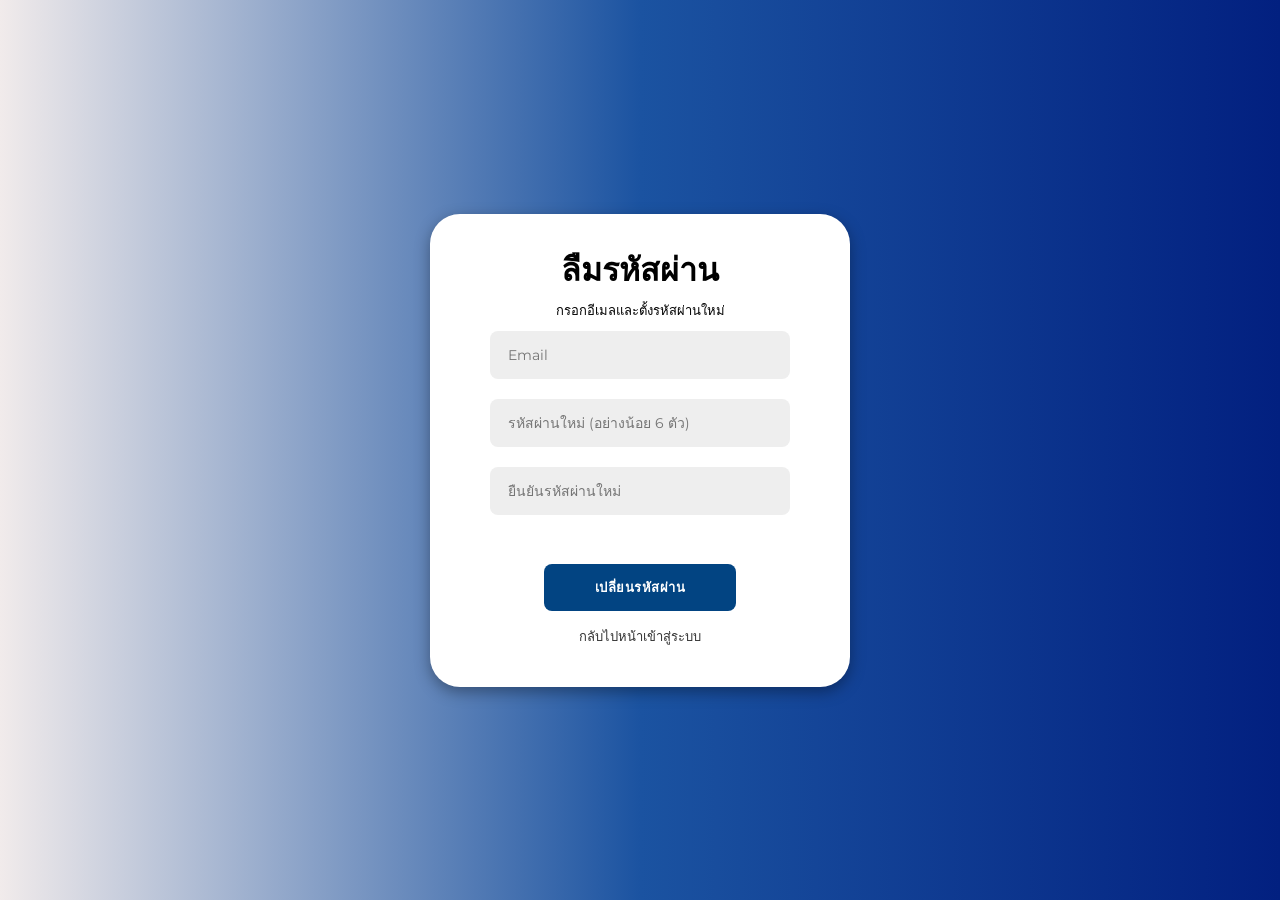
<file: forgot.html>
<!DOCTYPE html>
<html lang="th">
<head>
    <meta charset="UTF-8">
    <meta name="viewport" content="width=device-width, initial-scale=1.0">
    <link rel="stylesheet" href="login.css">
    <title>ลืมรหัสผ่าน</title>
</head>
<body>
    <div class="container" style="max-width: 420px; min-height: auto; padding: 30px 0;">
        <form id="forgot-form">
            <h1>ลืมรหัสผ่าน</h1>
            <span>กรอกอีเมลและตั้งรหัสผ่านใหม่</span>
            <input type="email" id="forgot-email" placeholder="Email" required>
            <input type="password" id="forgot-password" placeholder="รหัสผ่านใหม่ (อย่างน้อย 6 ตัว)" minlength="6" required>
            <input type="password" id="forgot-confirm" placeholder="ยืนยันรหัสผ่านใหม่" required>
            <p class="form-error" id="forgot-error"></p>
            <button type="submit">เปลี่ยนรหัสผ่าน</button>
            <a href="login.html">กลับไปหน้าเข้าสู่ระบบ</a>
        </form>
    </div>
    <script src="forgot.js"></script>
</body>
</html>
</file>
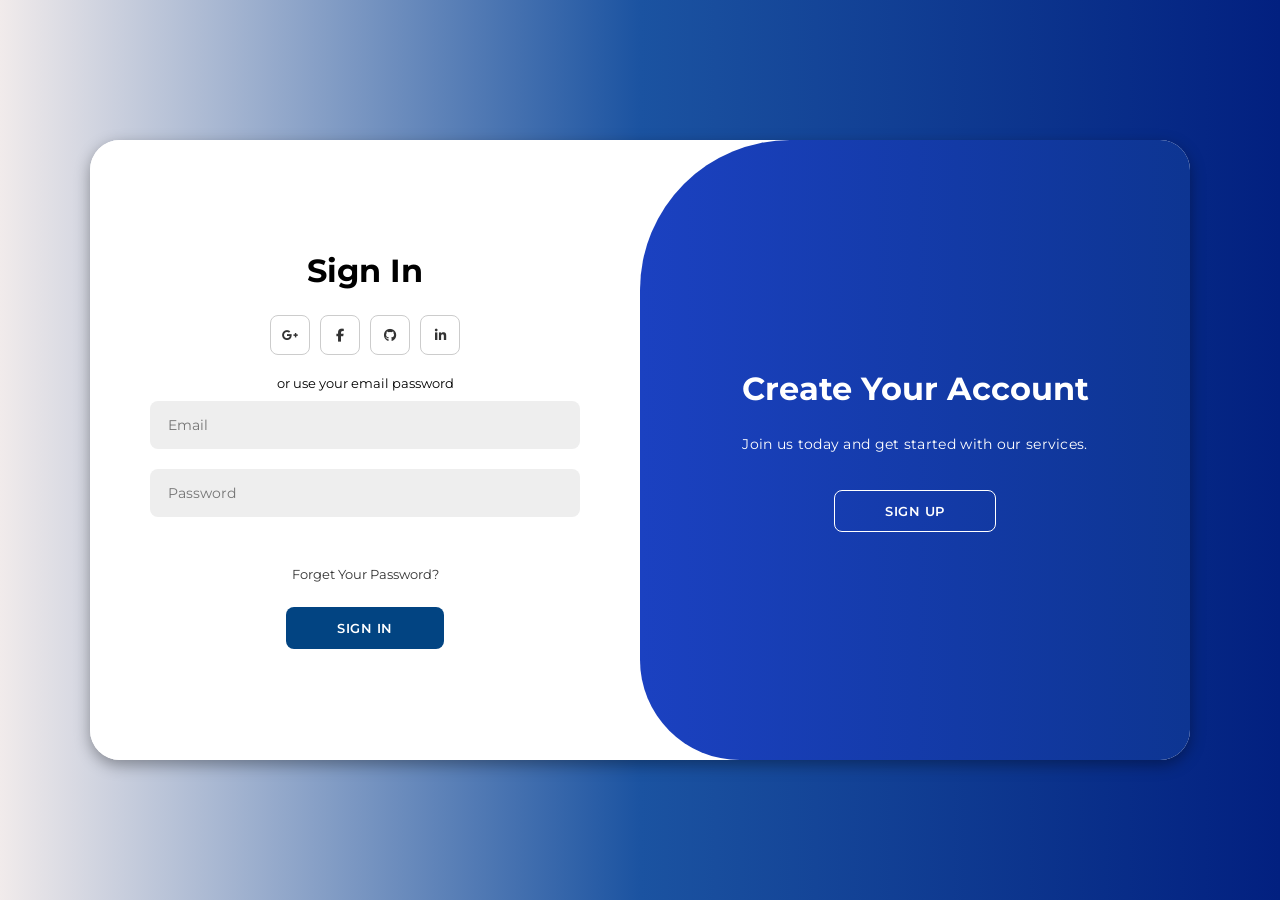
<file: login.html>
<!DOCTYPE html>
<html lang="th">

<head>
    <meta charset="UTF-8">
    <meta name="viewport" content="width=device-width, initial-scale=1.0">
    <link rel="stylesheet" href="https://cdnjs.cloudflare.com/ajax/libs/font-awesome/6.4.2/css/all.min.css">
    <link rel="stylesheet" href="login.css">
    <title>GEM - เข้าสู่ระบบ</title>
</head>

<body>
    <div class="container" id="container">
        <div class="form-container sign-up">
            <form id="signup-form">
                <h1>Create Account</h1>
                <div class="social-icons">
                    <a href="#" class="icon"><i class="fa-brands fa-google-plus-g"></i></a>
                    <a href="#" class="icon"><i class="fa-brands fa-facebook-f"></i></a>
                    <a href="#" class="icon"><i class="fa-brands fa-github"></i></a>
                    <a href="#" class="icon"><i class="fa-brands fa-linkedin-in"></i></a>
                </div>
                <span>or use your email for registration</span>
                <input type="text" id="signup-name" placeholder="Name" required>
                <input type="email" id="signup-email" placeholder="Email" required>
                <input type="password" id="signup-password" placeholder="Password (อย่างน้อย 6 ตัว)" minlength="6" required>
                <p class="form-error" id="signup-error"></p>
                <button type="submit">Sign Up</button>
            </form>
        </div>
        <div class="form-container sign-in">
            <form id="signin-form">
                <h1>Sign In</h1>
                <div class="social-icons">
                    <a href="#" class="icon"><i class="fa-brands fa-google-plus-g"></i></a>
                    <a href="#" class="icon"><i class="fa-brands fa-facebook-f"></i></a>
                    <a href="#" class="icon"><i class="fa-brands fa-github"></i></a>
                    <a href="#" class="icon"><i class="fa-brands fa-linkedin-in"></i></a>
                </div>
                <span>or use your email password</span>
                <input type="email" id="signin-email" placeholder="Email" required>
                <input type="password" id="signin-password" placeholder="Password" required>
                <p class="form-error" id="signin-error"></p>
                <a href="forgot.html">Forget Your Password?</a>
                <button type="submit">Sign In</button>
            </form>
        </div>
        <div class="toggle-container">
            <div class="toggle">
                <div class="toggle-panel toggle-left">
                    <h1>Welcome Back!</h1>
                    <p>Sign in to access your account and continue where you left off.</p>
                    <button type="button" class="hidden" id="login">Login</button>
                </div>
                <div class="toggle-panel toggle-right">
                    <h1>Create Your Account</h1>
                    <p>Join us today and get started with our services.</p>
                    <button type="button" class="hidden" id="register">Sign Up</button>
                </div>
            </div>
        </div>
    </div>
    <script src="script.js"></script>
</body>

</html>
</file>
<file: login.css>
@import url('https://fonts.googleapis.com/css2?family=Montserrat:wght@300;400;500;600;700&display=swap');

* {
    margin: 0;
    padding: 0;
    box-sizing: border-box;
    font-family: 'Montserrat', sans-serif;
}

body {
    background-color: #ffffff;
    background: linear-gradient(to right, #f1ebeb, #1b53a1, #022080);
    display: flex;
    align-items: center;
    justify-content: center;
    flex-direction: column;
    height: 100vh;
}

/* ==============================
   MAIN CONTAINER
   ============================== */

.container {
    background-color: #fff;
    border-radius: 30px;
    box-shadow: 0 5px 15px rgba(0, 0, 0, 0.35);
    position: relative;
    overflow: hidden;

    /* ขยาย Login + Sign Up */
    width: 1100px;
    max-width: 95%;
    min-height: 620px;
}

/* ==============================
   TEXT
   ============================== */

.container h1 {
    font-size: 32px;
    margin-bottom: 5px;
}

.container p {
    font-size: 14px;
    line-height: 22px;
    letter-spacing: 0.3px;
    margin: 20px 0;
}

.container span {
    font-size: 13px;
}

.container a {
    color: #333;
    font-size: 13px;
    text-decoration: none;
    margin: 15px 0 10px;
}

/* ==============================
   BUTTON
   ============================== */

.container button {
    background-color: #024482;
    color: #fff;
    font-size: 13px;
    padding: 12px 50px;
    min-width: 150px;
    border: 1px solid transparent;
    border-radius: 8px;
    font-weight: 600;
    letter-spacing: 0.5px;
    text-transform: uppercase;
    margin-top: 15px;
    cursor: pointer;
}

.container button.hidden {
    background-color: transparent;
    border-color: #fff;
}

/* ==============================
   FORM
   ============================== */

.container form {
    background-color: #fff;
    display: flex;
    align-items: center;
    justify-content: center;
    flex-direction: column;

    padding: 0 60px;
    height: 100%;
}

/* ==============================
   INPUT
   ============================== */

.container input {
    background-color: #eee;
    border: none;

    margin: 10px 0;
    padding: 14px 18px;

    font-size: 14px;
    border-radius: 8px;

    width: 100%;
    height: 48px;

    outline: none;
}

/* ==============================
   FORM CONTAINER
   ============================== */

.form-container {
    position: absolute;
    top: 0;
    height: 100%;
    transition: all 0.6s ease-in-out;
}

/* ==============================
   SIGN IN
   ============================== */

.sign-in {
    left: 0;
    width: 50%;
    z-index: 2;
}

.container.active .sign-in {
    transform: translateX(100%);
}

/* ==============================
   SIGN UP
   ============================== */

.sign-up {
    left: 0;
    width: 50%;
    opacity: 0;
    z-index: 1;
}

.container.active .sign-up {
    transform: translateX(100%);
    opacity: 1;
    z-index: 5;
    animation: move 0.6s;
}

/* ==============================
   ANIMATION
   ============================== */

@keyframes move {

    0%,
    49.99% {
        opacity: 0;
        z-index: 1;
    }

    50%,
    100% {
        opacity: 1;
        z-index: 5;
    }
}

/* ==============================
   SOCIAL ICONS
   ============================== */

.social-icons {
    margin: 20px 0;
}

.social-icons a {
    border: 1px solid #ccc;
    border-radius: 20%;

    display: inline-flex;
    justify-content: center;
    align-items: center;

    margin: 0 3px;

    width: 40px;
    height: 40px;
}

/* ==============================
   TOGGLE CONTAINER
   ============================== */

.toggle-container {
    position: absolute;
    top: 0;
    left: 50%;

    width: 50%;
    height: 100%;

    overflow: hidden;

    transition: all 0.6s ease-in-out;

    border-radius: 150px 0 0 100px;

    z-index: 1000;
}

.container.active .toggle-container {
    transform: translateX(-100%);
    border-radius: 0 150px 100px 0;
}

/* ==============================
   TOGGLE
   ============================== */

.toggle {
    background-color: #3671be;

    height: 100%;

    background: linear-gradient(to right,
            #020e52,
            #1b41c1,
            #0d3592);

    color: #fff;

    position: relative;

    left: -100%;

    width: 200%;

    transform: translateX(0);

    transition: all 0.6s ease-in-out;
}

.container.active .toggle {
    transform: translateX(50%);
}

/* ==============================
   TOGGLE PANEL
   ============================== */

.toggle-panel {
    position: absolute;

    width: 50%;
    height: 100%;

    display: flex;

    align-items: center;
    justify-content: center;

    flex-direction: column;

    padding: 0 40px;

    text-align: center;

    top: 0;

    transform: translateX(0);

    transition: all 0.6s ease-in-out;
}

/* ==============================
   TOGGLE LEFT
   ============================== */

.toggle-left {
    transform: translateX(-200%);
}

.container.active .toggle-left {
    transform: translateX(0);
}

/* ==============================
   TOGGLE RIGHT
   ============================== */

.toggle-right {
    right: 0;
    transform: translateX(0);
}

.container.active .toggle-right {
    transform: translateX(200%);
}

/* ==============================
   FORM ERROR
   ============================== */

.container .form-error {
    color: #d32f2f;
    font-size: 12px;
    margin: 4px 0;
    min-height: 16px;
}

/* ==============================
   RESPONSIVE
   ============================== */

@media (max-width: 900px) {

    .container {
        width: 95%;
        min-height: 550px;
    }

    .container form {
        padding: 0 35px;
    }

    .container h1 {
        font-size: 26px;
    }

    .container input {
        height: 45px;
    }
}

@media (max-width: 600px) {

    .container {
        width: 95%;
        min-height: 500px;
        border-radius: 20px;
    }

    .container form {
        padding: 0 25px;
    }

    .container h1 {
        font-size: 24px;
    }

    .container p {
        font-size: 12px;
    }

    .container input {
        height: 42px;
        font-size: 12px;
    }

    .container button {
        font-size: 11px;
        padding: 10px 35px;
        min-width: 130px;
    }

    .toggle-panel {
        padding: 0 20px;
    }
}
</file>
